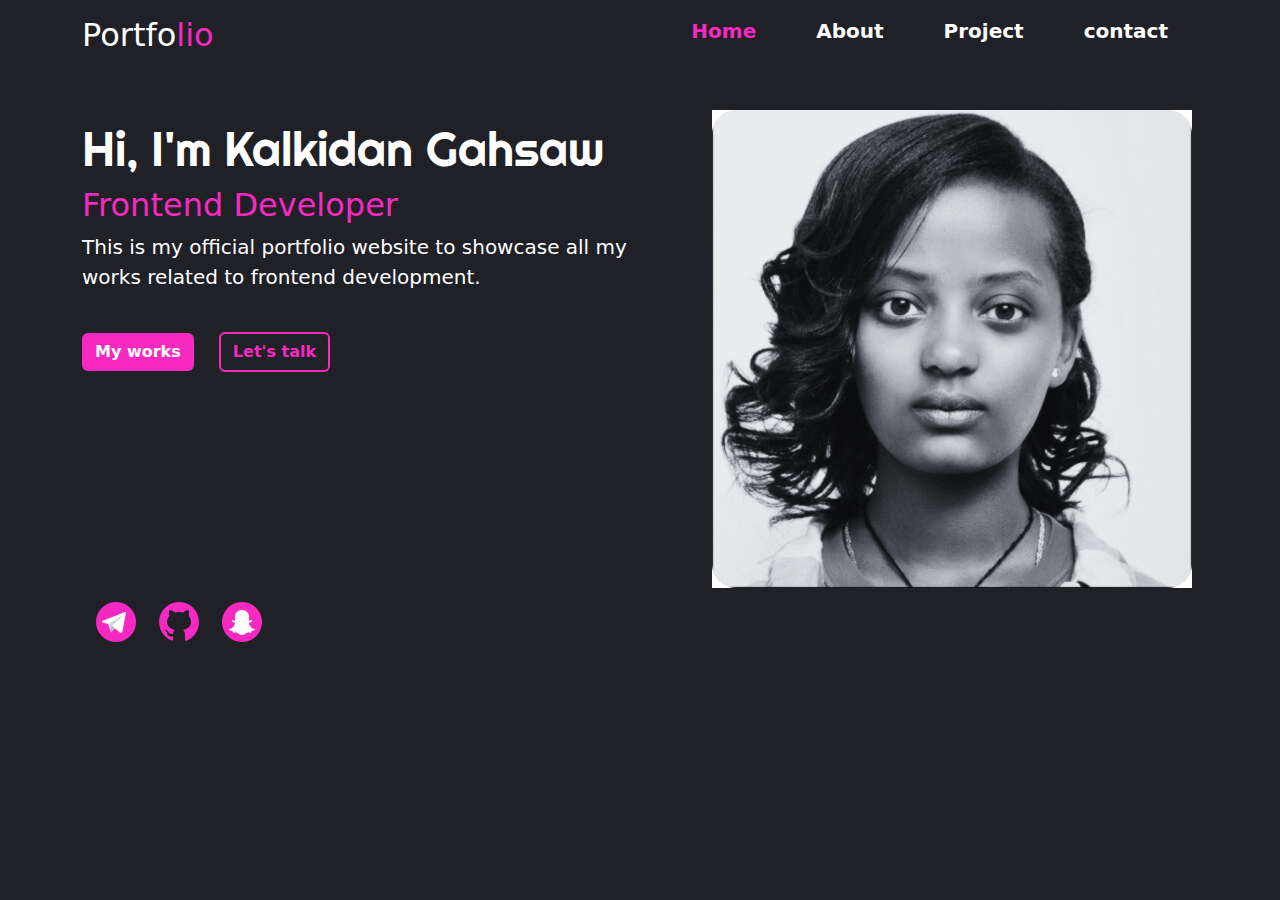
<file: index.html>
<!DOCTYPE html>
<html lang="en">
  <head>
    <meta charset="UTF-8" />
    <meta name="viewport" content="width=device-width, initial-scale=1.0" />
    <title>Home</title>
    <link rel="preconnect" href="https://fonts.googleapis.com" />
    <link rel="preconnect" href="https://fonts.gstatic.com" crossorigin />
    <link
      href="https://fonts.googleapis.com/css2?family=Righteous&display=swap"
      rel="stylesheet"
    />
    <link rel="stylesheet" href="bootstrap-5.3.3-dist/css/bootstrap.min.css" />
    <script src="bootstrap-5.3.3-dist/js/bootstrap.bundle.js"></script>
    <link rel="stylesheet" href="cssfolder/home.css" />
  </head>
  <body>
    <div class="container">
      <nav class="mt-3">
        <h2 class="ml-3  ">Portfo<span>lio</span></h2>
        <ul>
          <li><a href="#" class="active fs-5">Home</a></li>
          <li><a href="About.html" class="fs-5">About</a></li>
          <li><a href="project.html " class="fs-5">Project</a></li>
          <li><a href="contact.html " class="fs-5">contact</a></li>
        </ul>
      </nav>
      <main class="mt-5" >
        <div class="row">
          <div class="col-lg-6 content col-sm-12 col-md-12 col-12">
            <h1 class="righteous-regular display-5  ">Hi, I'm Kalkidan Gahsaw</h1>
            <h2 ><span>Frontend Developer</span></h2>
            <p class="fs-5">
              This is my official portfolio website to showcase all my works
              related to frontend development.
            </p>
            <a class="btn my-work mt-4  " href="project.html">My works</a>
            <a class="btn talk mt-4  " href="contact.html">Let's talk</a>
          </div>
          <div class="col">
            <img src="photo/kalkidan.png" alt="my-photo" class="image " />
          </div>
        </div>
        <div class="row">
          <div class="col">
            <a   href="https://t.me/Kailuye" class="icons"
              ><img src="photo/tg.png" alt="tg-icon"
            /></a>
            <a href="https://github.com/Kalkidan-Gashaw" class="icons"
              ><img src="photo/github.png" alt="github"
            /></a>
            <a
              href="https://www.snapchat.com/add/k_gashaw30?share_id=EhzHCeoDpiU&locale=en-GB" class="icons"
              ><img src="photo/snap.png" alt="snap"
            /></a>
          </div>
        </div>
      </main>
    </div>
  </body>
</html>
</file>
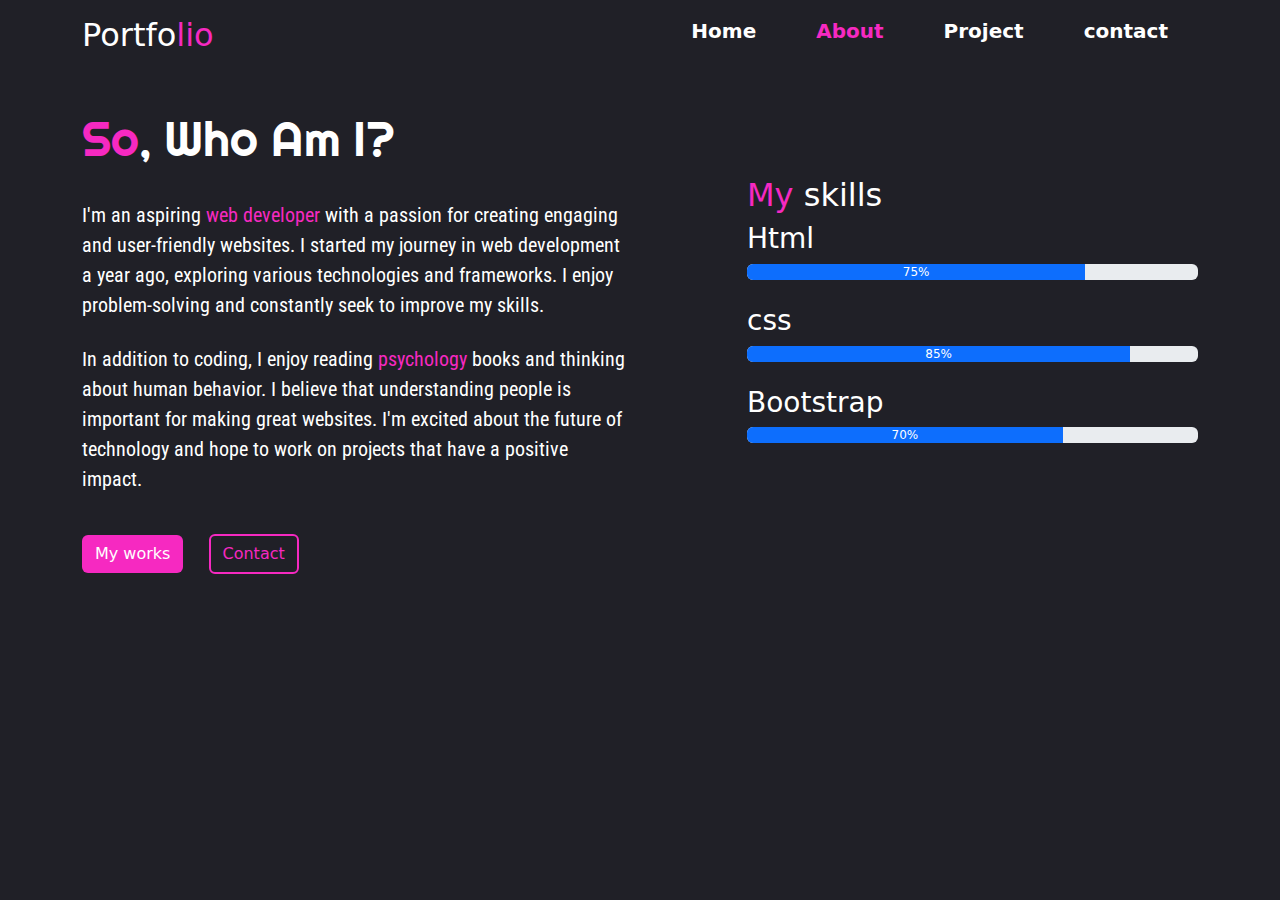
<file: About.html>
<!DOCTYPE html>
<html lang="en">
  <head>
    <meta charset="UTF-8" />
    <meta name="viewport" content="width=device-width, initial-scale=1.0" />
    <title>About</title>
    <link rel="preconnect" href="https://fonts.googleapis.com" />
    <link rel="preconnect" href="https://fonts.gstatic.com" crossorigin />
    <link
      href="https://fonts.googleapis.com/css2?family=Righteous&display=swap"
      rel="stylesheet"
    />
    <link rel="preconnect" href="https://fonts.googleapis.com" />
    <link rel="preconnect" href="https://fonts.gstatic.com" crossorigin />
    <link
      href="https://fonts.googleapis.com/css2?family=Roboto+Condensed:ital,wght@0,100..900;1,100..900&display=swap"
      rel="stylesheet"
    />
    <link rel="stylesheet" href="bootstrap-5.3.3-dist/css/bootstrap.min.css" />
    <script src="bootstrap-5.3.3-dist/js/bootstrap.bundle.js"></script>
    <link rel="stylesheet" href="cssfolder/About.css" />
  </head>
  <body>
    <div class="container">
      <nav class="mt-3">
        <h2 class=" ">Portfo<span>lio</span></h2>
        <ul>
          <li><a href="index.html" class="fs-5">Home</a></li>
          <li><a href="#" class="active fs-5">About</a></li>
          <li><a href="project.html " class="fs-5">Project</a></li>
          <li><a href="contact.html " class="fs-5">contact</a></li>
        </ul>
      </nav>
      <div class="row mt-5">
        <h1 class="righteous-regular display-5"><span>So</span>, Who Am I?</h1>
        <div class="col-sm-12 col-lg-6">
          <p class="fs-5 mt-4 roboto-condensed-content">
            I'm an aspiring <span>web developer</span> with a passion for creating engaging
            and user-friendly websites. I started my journey in web development
            a year ago, exploring various technologies and frameworks. I enjoy
            problem-solving and constantly seek to improve my skills.
          </p>
          <p class="fs-5 mt-4 roboto-condensed-content">
            In addition to coding, I enjoy reading <span>psychology</span> books and thinking
            about human behavior. I believe that understanding people is
            important for making great websites. I'm excited about the future of
            technology and hope to work on projects that have a positive impact.
          </p>
          <a class="btn my-work mt-4  " href="project.html">My works</a>
          <a class="btn talk mt-4  " href="contact.html">Contact</a>
        </div>
        <div class="col-1"></div>
        <div class="col-sm-12 col-lg-5">
          <h2 class="fw-5"><span>My</span> skills</h2>
          <h3 class="">Html</h3>

          <div
            class="progress mb-4"
            role="progressbar"
            aria-label="Example with label"
            aria-valuenow="75"
            aria-valuemin="0"
            aria-valuemax="100"
          >
            <div class="progress-bar" style="width: 75%">75%</div>
          </div>
          <h3>css</h3>

          <div
            class="progress mb-4"
            role="progressbar"
            aria-label="Example with label"
            aria-valuenow="85"
            aria-valuemin="0"
            aria-valuemax="100"
          >
            <div class="progress-bar" style="width: 85%">85%</div>
          </div>
          <h3>Bootstrap</h3>

          <div
            class="progress mb-4"
            role="progressbar"
            aria-label="Example with label"
            aria-valuenow="85"
            aria-valuemin="0"
            aria-valuemax="100"
          >
            <div class="progress-bar" style="width: 70%">70%</div>
          </div>
        </div>
      </div>
    </div>
  </body>
</html>
</file>
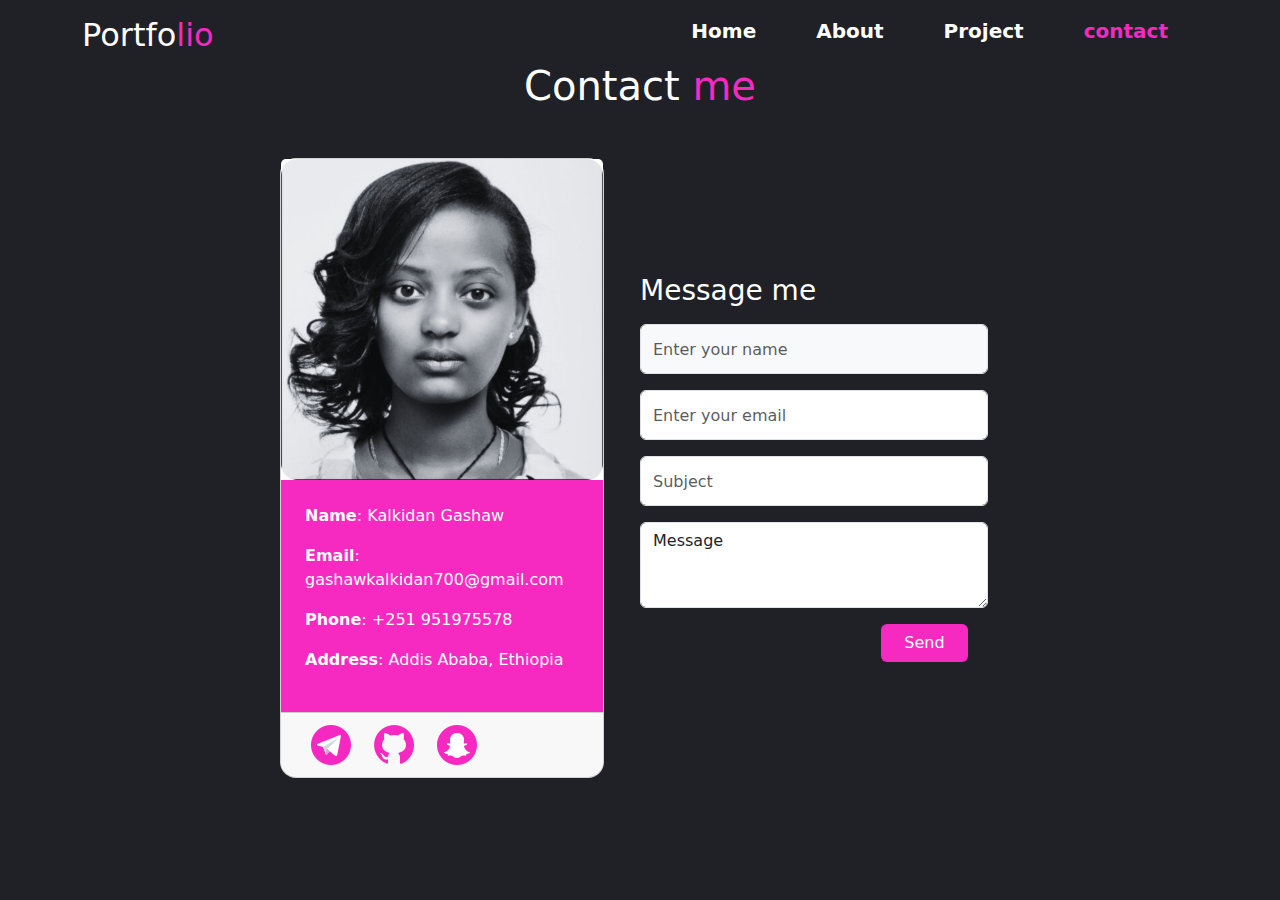
<file: contact.html>
<!DOCTYPE html>
<html lang="en">
<head>
    <meta charset="UTF-8">
    <meta name="viewport" content="width=device-width, initial-scale=1.0">
    <title>Contact</title>
    <link rel="preconnect" href="https://fonts.googleapis.com" />
    <link rel="preconnect" href="https://fonts.gstatic.com" crossorigin />
    <link
      href="https://fonts.googleapis.com/css2?family=Righteous&display=swap"
      rel="stylesheet"
    />
    <link rel="preconnect" href="https://fonts.googleapis.com" />
    <link rel="preconnect" href="https://fonts.gstatic.com" crossorigin />
    <link
      href="https://fonts.googleapis.com/css2?family=Roboto+Condensed:ital,wght@0,100..900;1,100..900&display=swap"
      rel="stylesheet"
    />
    <link rel="stylesheet" href="bootstrap-5.3.3-dist/css/bootstrap.min.css" />
    <script src="bootstrap-5.3.3-dist/js/bootstrap.bundle.js"></script>
    <link rel="stylesheet" href="cssfolder/contact.css" />
</head>
<body>
    <div class="container " >
        <nav class="mt-3">
            <h2 class=" ">Portfo<span>lio</span></h2>
            <ul>
              <li><a href="index.html" class="fs-5">Home</a></li>
              <li><a href="About.html" class=" fs-5">About</a></li>
              <li><a href="project.html " class="fs-5">Project</a></li>
              <li><a href="#" class=" active fs-5">contact</a></li>
            </ul>
          </nav> 
          <h1 class="text-center mb-4">Contact <span>me</span></h1>
          <div class="row d-flex w-100 align-items-center justify-content-center">
            <div class="col-sm-12 col-lg-4 col-md-4 p-4 cardiv">
                <div class="card rounded-4 w-100 ">
                    <img src="photo/kalkidan.png" alt="" class="card-img-top h-75">
                    <div class="text p-4">
                        <p ><span class="fw-bold" >Name</span>: Kalkidan Gashaw</p>
                        <p><span  class="fw-bold" >Email</span>: gashawkalkidan700@gmail.com</p>
                        <p><span  class="fw-bold">Phone</span>: +251 951975578</p>
                        <p><span  class="fw-bold">Address</span>: Addis Ababa, Ethiopia</p>
                    </div>
                    <div class="card-footer">
                        <a href="https://t.me/Kailuye" class="icons"><img src="photo/tg.png" alt="tg-icon"/></a>
                        <a href="https://github.com/Kalkidan-Gashaw" class="icons"><img src="photo/github.png" alt="github"/></a>
                        <a href="https://www.snapchat.com/add/k_gashaw30?share_id=EhzHCeoDpiU&locale=en-GB" class="icons" ><img src="photo/snap.png" alt="snap"/></a>
                        
                    </div>

                </div>
            </div>
            <!-- <div class="col"></div> -->
            <div class="col-lg-4 col-sm-12 col-md-6 ml-4">
                <h3 class="mb-3">Message me</h3>
                <form >
                    <input type="text" placeholder="Enter your name" class="form-control mb-3 bg-light">
                    <input type="email" placeholder="Enter your email" class="form-control mb-3 ">
                    <input type="text" placeholder="Subject" class="form-control mb-3 ">
                    <textarea cols="10" rows="3" class=" form-control mb-3">Message</textarea>
                   <div class="b-div d-flex w-100 justify-content-end"> <button class="btn w-25">Send</button></div>
                </form>
            </div>
           
          </div> 
    </div>
</body>
</html>
</file>
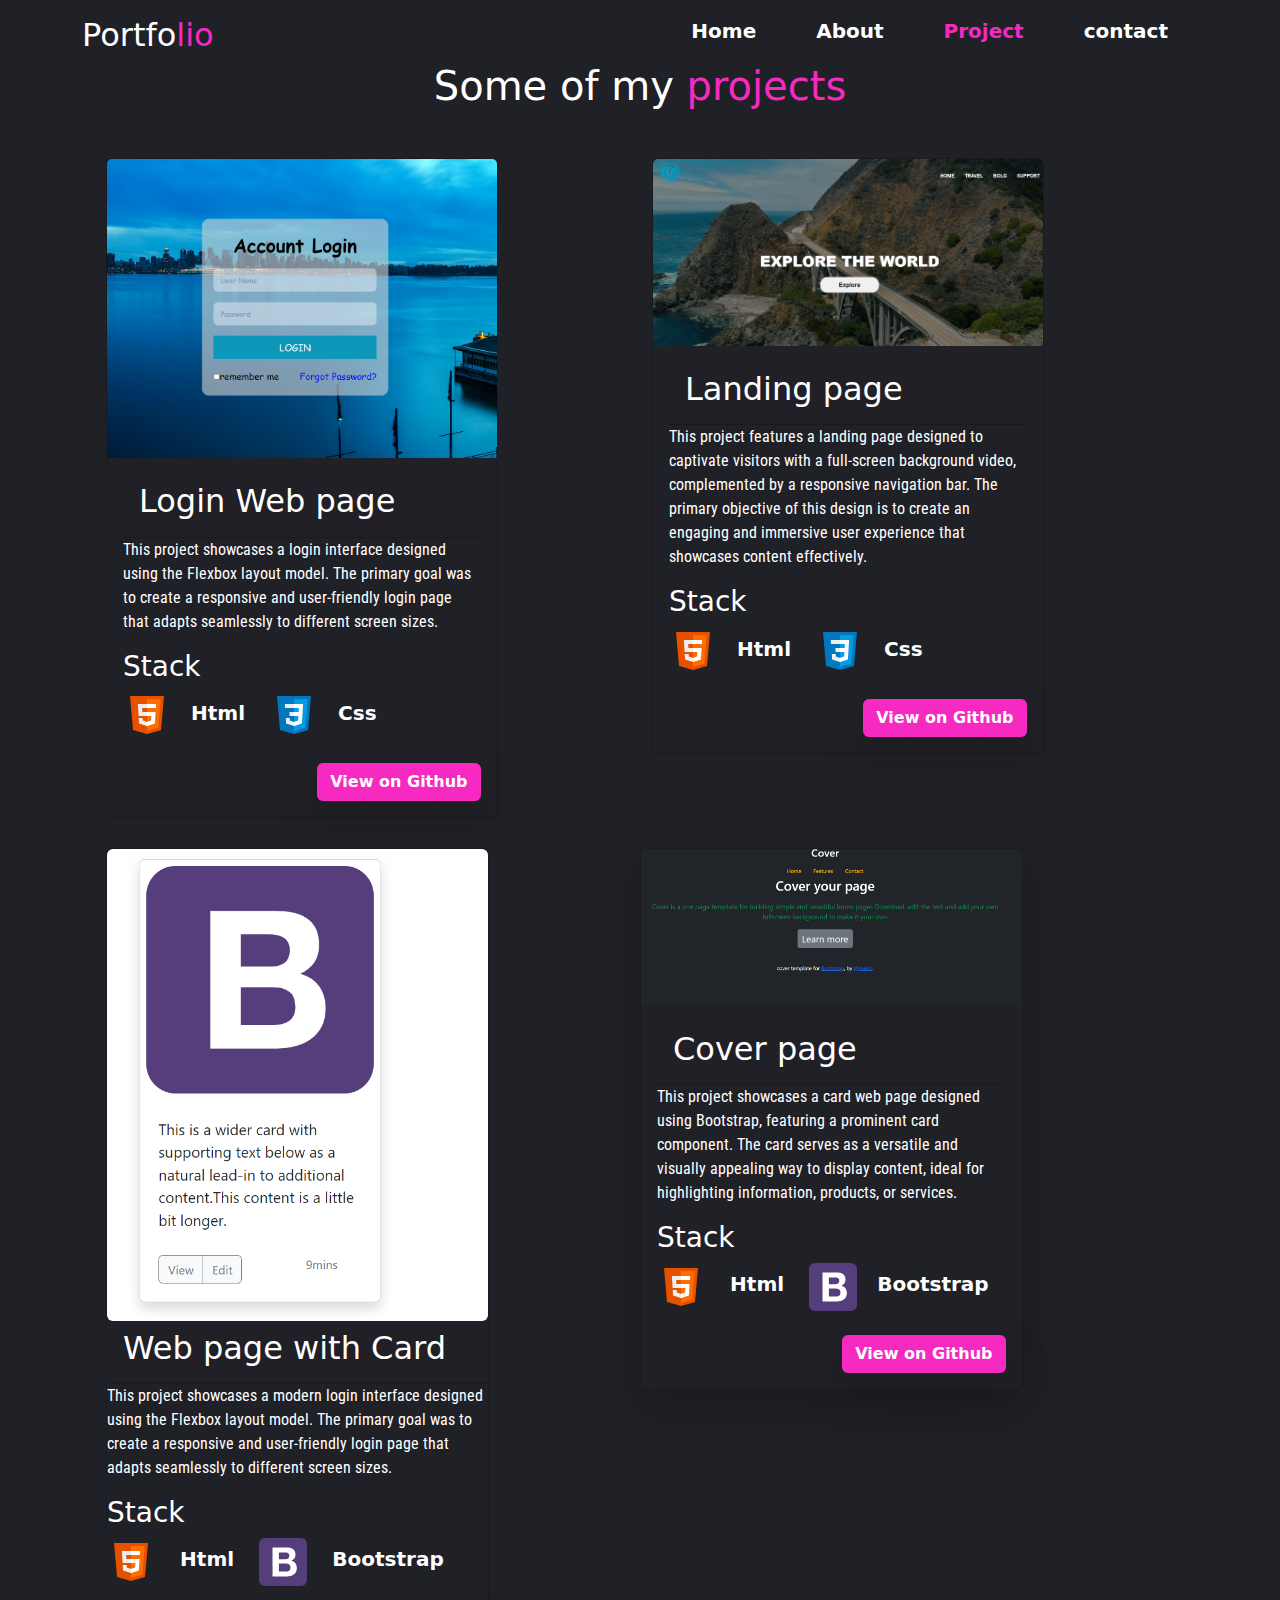
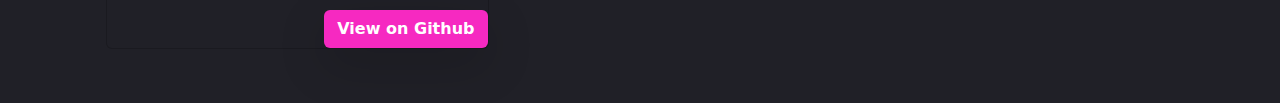
<file: project.html>
<!DOCTYPE html>
<html lang="en">
  <head>
    <meta charset="UTF-8" />
    <meta name="viewport" content="width=device-width, initial-scale=1.0" />
    <title>Project</title>
    <link rel="preconnect" href="https://fonts.googleapis.com" />
    <link rel="preconnect" href="https://fonts.gstatic.com" crossorigin />
    <link
      href="https://fonts.googleapis.com/css2?family=Righteous&display=swap"
      rel="stylesheet"
    />
    <link rel="preconnect" href="https://fonts.googleapis.com" />
    <link rel="preconnect" href="https://fonts.gstatic.com" crossorigin />
    <link
      href="https://fonts.googleapis.com/css2?family=Roboto+Condensed:ital,wght@0,100..900;1,100..900&display=swap"
      rel="stylesheet"
    />
    <link rel="stylesheet" href="bootstrap-5.3.3-dist/css/bootstrap.min.css" />
    <script src="bootstrap-5.3.3-dist/js/bootstrap.bundle.js"></script>
    <link rel="stylesheet" href="cssfolder/project.css" />
  </head>
  <body>
    <div class="container">
      <nav class="mt-3">
        <h2 class=" ">Portfo<span>lio</span></h2>
        <ul>
          <li><a href="index.html" class="fs-5">Home</a></li>
          <li><a href="About.html" class="fs-5" >About</a></li>
          <li><a href="# " class="active fs-5">Project</a></li>
          <li><a href="contact.html " class="fs-5">contact</a></li>
        </ul>
      </nav>
      <main>
        <h1 class="text-center mb-4">Some of my <span>projects</span></h1>
        <div class="row p-4">
          <div class="col-lg-6 col-small-12 col-md-12">
            <div class="card  w-75 rounded-2">
              <img
                src="photo/account.png"
                alt="photo"
                class="w-100 h-75 card-img-top"
              />
              <div class="card-body">
                <div class="card-header"><h2>Login Web page</h2></div>
                <div class="card-text roboto-condensed-content">
                  <p>
                    This project showcases a login interface designed using the
                    Flexbox layout model. The primary goal was to create a
                    responsive and user-friendly login page that adapts
                    seamlessly to different screen sizes.
                  </p>
                </div>
                <h3>Stack</h3>
                <div class="image">
                    <img src="photo/html.png" alt="" /><span class="sf" >Html</span>
                    <img src="photo/css.png" alt="" /><span >Css</span>
                </div>
                <div class="d-flex w-100 justify-content-end">
                  <a class="btn view mt-4 shadow-lg fw-bold" href="https://kalkidan-gashaw.github.io/flex-css/">View on Github</a>
                </div>
                </div>
            </div>
          </div>
          <div class="col-lg-6 col-small-12 col-md-12">
            <div class="card w-75 rounded-2">
              <img src="photo/vide0.png" alt="photo" class="w-100 card-img-top" />
              <div class="card-body">
                <div class="card-header"><h2>Landing page</h2></div>
                <div class="card-text roboto-condensed-content">
                  <p>
                    This project features a landing page designed to captivate
                    visitors with a full-screen background video, complemented
                    by a responsive navigation bar. The primary objective of
                    this design is to create an engaging and immersive user
                    experience that showcases content effectively.
                  </p>
                </div>
                <h3>Stack</h3>
               <div class="image">
                  <img src="photo/html.png" alt="" /><span class="sf">Html</span>
                  <img src="photo/css.png" alt="" /><span>Css</span>
               </div>
                <div class="d-flex w-100 justify-content-end" ><a class="btn view mt-4 shadow-lg fw-bold" href="https://kalkidan-gashaw.github.io/flex-css/">View on Github</a></div>
              </div>
            </div>
          </div>
          <div class="row">
            <div class="col-lg-6 col-small-12 col-md-12">
              <div class="card w-75 rounded-2">
                <img src="photo/card.png" alt="card" class="w-100 rounded-2" />
                <div class="card-header"><h2>Web page with Card</h2></div>
                <div class="card-text roboto-condensed-content">
                  <p>
                    This project showcases a modern login interface designed using
                    the Flexbox layout model. The primary goal was to create a
                    responsive and user-friendly login page that adapts seamlessly
                    to different screen sizes.
                  </p>
                </div>
                <h3>Stack</h3>
                <div class="image">
                 <div class="image">
                    <img src="photo/html.png" alt="" />
                    <span class="sf">Html</span>
                    <img src="photo/bootstrap-4.svg" alt="" /> <span>Bootstrap</span>
                 </div>
                  <div class="viewg d-flex w-100 justify-content-end"><a class="btn view mt-4 shadow-lg fw-bold" href="https://kalkidan-gashaw.github.io/flex-css/">View on Github</a></div>
                </div>
  
                
              </div>
            </div>
            <div class="col-lg-6 col-small-12 col-md-12">
              <div class="card w-75 rounded-2 shadow-lg">
                <img src="photo/cover.png" alt="cover" class="w-100 card-img-top" />
                <div class="card-body">
                  <div class="card-header"><h2>Cover page</h2></div>
                  <div class="card-text roboto-condensed-content">
                    <p>
                      This project showcases a card web page designed using
                      Bootstrap, featuring a prominent card component. The card
                      serves as a versatile and visually appealing way to
                      display content, ideal for highlighting information,
                      products, or services.
                    </p>
                  </div>
                  <h3>Stack</h3>
                  <div class="image">
                    <img src="photo/html.png" alt="" />
                    <span class="sf">Html</span>
                    <img src="photo/bootstrap-4.svg" alt="" /><span>Bootstrap</span>
                  </div>
                 <div class="d-flex w-100 justify-content-end"> <a class="btn view mt-4 shadow-lg fw-bold view" href="https://kalkidan-gashaw.github.io/flex-css/">View on Github</a></div>
                </div>
              </div>
            </div>
          </div>
        </div>
      </main>
    </div>
  </body>
</html>
</file>
<file: cssfolder/home.css>
* {
  box-sizing: border-box;
}

.righteous-regular {
  font-family: "Righteous", sans-serif;
  font-weight: 400;
  font-style: normal;
}
.content {
  margin-top: 10px;
}

body {
  background-color: #202027;
}
nav {
  display: flex;
  justify-content: space-between;
}
nav ul {
  list-style: none;
  display: flex;
  justify-content: space-between;
 
  
}
nav ul a {
  text-decoration: none;
  padding: 30px;
  font-weight: bold;
  color: white;
}
nav ul a:hover{
    color: #f629c1;
   
}

.active {
  color: #f629c1;
}
.row {
  margin-top: 10px;
}
h1,
h2,
p {
  color: white;
}
span {
  color: #f629c1;
}

.talk {
  border: 2px solid #f629c1;
  background-color: #202027;
  color: #f629c1;
  font-weight: bold;
}
.talk:hover {
  background-color: #ff6ec7;
  color: white;
}
.my-work:hover {
  background-color: #ff6ec7;
  color: black;
}
.my-work {
  background-color: #f629c1;
  color: white;
  margin-right: 20px;
  font-weight: bold;
}
.icons {
  margin-left: 10px;
 
}

.image{
  margin-left: 30px;
  padding-left: 30px;
}
@media (max-width: 800px) {
  nav {
    display: flex;
    flex-direction: column;
  }
  nav ul{
    padding-inline-start: 0;
  }
  nav ul a {
    padding-left:0;
    
  }
  .container {
    margin: 20px;
    height: 100vh;
  }

  .image{
    margin-top: 30px;
   width: 400px;
   margin-left: 0;
   padding: 0;
  }
  
}
</file>
<file: cssfolder/About.css>
* {
    box-sizing: border-box;
    
  }
  .righteous-regular {
    font-family: "Righteous", sans-serif;
    font-weight: 400;
    font-style: normal;
  }
  .content{
      margin-top: 50px;
  }
  
  
  body {
    background-color: #202027;
  }
  nav {
    display: flex;
    justify-content: space-between;
  }
  nav ul {
    list-style: none;
    display: flex;
    justify-content: space-between;
   
    
  }
  nav ul a {
    text-decoration: none;
    padding: 30px;
    font-weight: bold;
    color: white;
  }
  nav ul a:hover{
      color: #f629c1;
     
  }
  
  .active {
    color: #f629c1;
  }
  h1,
h2, h3,
p {
  color: white;
}
span {
  color: #f629c1;
}
.my-work {
  background-color: #f629c1;
  color: white;
  margin-right: 20px;
}
.talk {
  border: 2px solid #f629c1;
  background-color: #202027;
  color: #f629c1;
}
.talk:hover {
  background-color: #ff6ec7;
  color: white;
}
.my-work:hover {
  background-color: #ff6ec7;
  color: black;
}

.roboto-condensed-content {
  font-family: "Roboto Condensed", sans-serif;
  font-optical-sizing: auto;
  font-weight: 400;
  font-style: normal;
}
@media( max-width:800px){
    nav {
        display: flex;
        flex-direction: column;
      }
      nav ul{
        padding-inline-start: 0;
      }
      nav ul a {
        padding-left:0;
        
      }
      .talk{
        display: none;
      }
      .my-work{
        display: none;
      }
}
</file>
<file: cssfolder/contact.css>
* {
    box-sizing: border-box;
    
  }
  .righteous-regular {
    font-family: "Righteous", sans-serif;
    font-weight: 400;
    font-style: normal;
  }
  .content{
      margin-top: 50px;
  }
  
  
  body {
    background-color: #202027;
  }
  nav {
    display: flex;
    justify-content: space-between;
  }
  nav ul {
    list-style: none;
    display: flex;
    justify-content: space-between;
   
    
  }
  nav ul a {
    text-decoration: none;
    padding: 30px;
    font-weight: bold;
    color: white;
  }
  nav ul a:hover{
      color: #f629c1;
     
  }
  
  .active {
    color: #f629c1;
  }
  h1,
h2, h3,
p {
  color: white;
}
span {
  color: #f629c1;
}
.text{
    background-color: #f629c1;
}
.card span{
    font-weight: bold;
    color: white;
}
input{
    width: 350px;
    height: 50px;
    
}

.btn{
    background-color: #f629c1;
    color: white;
    margin-right: 20px;
}
.btn:hover{
    background-color: #ff6ec7;
    color: black;
}
.icons{
   margin-left: 10px;

}


 @media(max-width:800px){
    
    nav {
        display: flex;
        flex-direction: column;
      }
      nav ul{
        padding-inline-start: 0;
      }
      nav ul a {
        padding-left:0;
        
      }
     .content{
        margin-top: 5px;
     }
}
</file>
<file: cssfolder/project.css>
* {
  box-sizing: border-box;
}
.righteous-regular {
  font-family: "Righteous", sans-serif;
  font-weight: 400;
  font-style: normal;
}
.content {
  margin-top: 50px;
}

body {
  background-color: #202027;
}
nav {
  display: flex;
  justify-content: space-between;
}
nav ul {
  list-style: none;
  display: flex;
  justify-content: space-between;
}
nav ul a {
  text-decoration: none;
  padding: 30px;
  font-weight: bold;
  color: white;
}
nav ul a:hover {
  color: #f629c1;
}

.active {
  color: #f629c1;
}
h1,
h2,
h3,
p {
  color: white;
}
span {
  color: #f629c1;
}
.card {
  background-color: #202027;
}
.btn{
  color: white;
  
  background-color: #f629c1;
}
.btn:hover{
  background-color:  #ff6ec7;
  
}

.card span{
  color: white;
  font-size: 20px;
  font-weight: bold;
  margin-left: 20px;

}
.sf{
  margin-right: 20px;
 
}
.card{
  margin-bottom: 30px;
}
.roboto-condensed-content {
  font-family: "Roboto Condensed", sans-serif;
  font-optical-sizing: auto;
  font-weight: 400;
  font-style: normal;
}
@media(max-width:800px){
  nav {
    display: flex;
    flex-direction: column;
  }
  nav ul{
    padding-inline-start: 0;
  }
  nav ul a {
    padding-left:0;
    
  }
}
</file>
